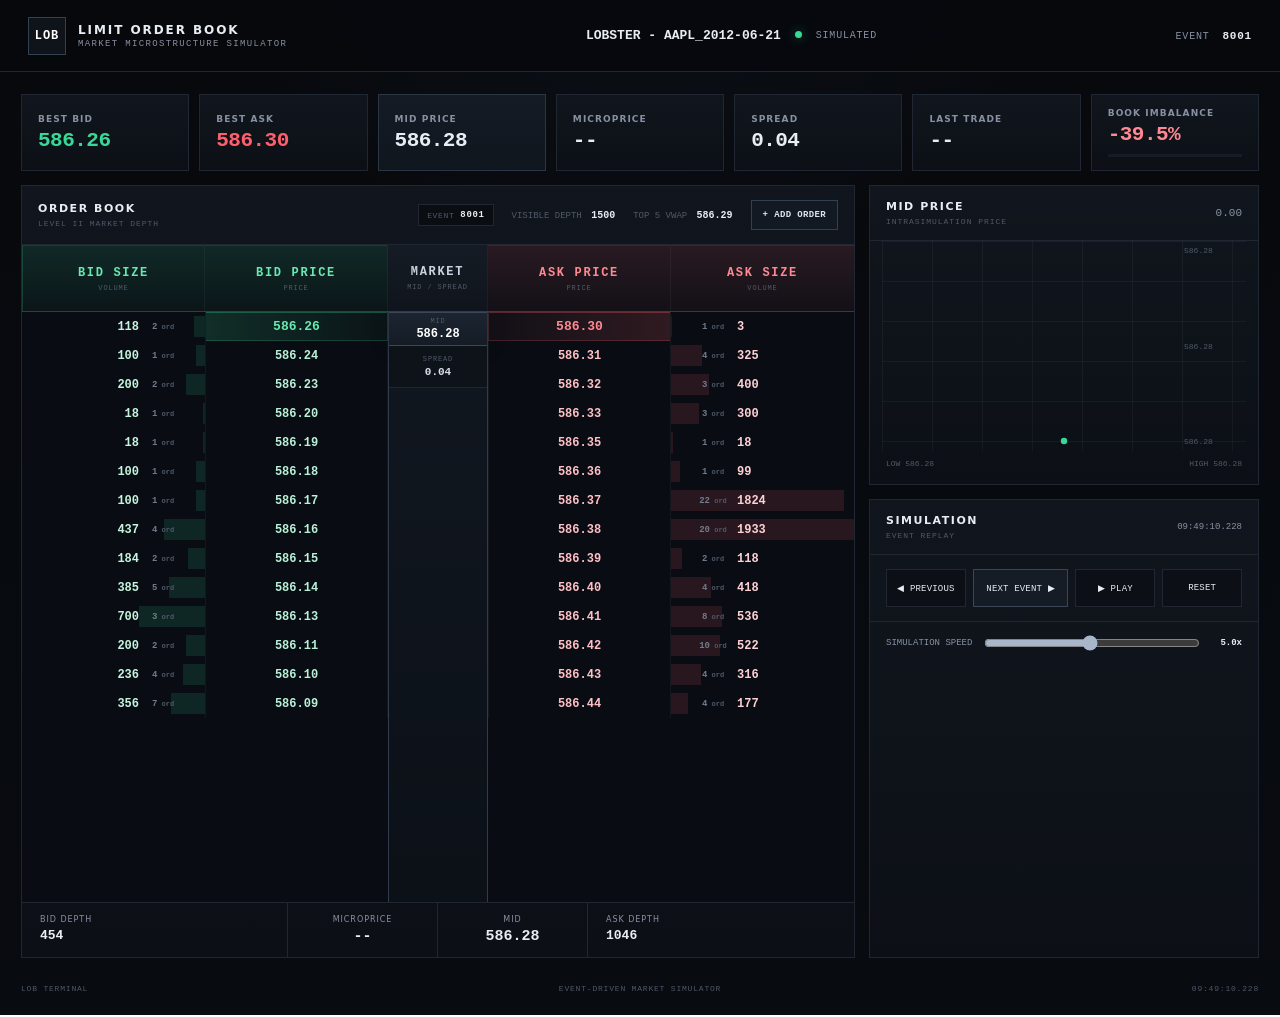
<file: webSimulator/index.html>
<!DOCTYPE html>
<html lang="en">
<head>
    <meta charset="UTF-8">
    <meta name="viewport" content="width=device-width, initial-scale=1.0">
    <title>LOB Terminal</title>
    <link rel="stylesheet" href="style.css">
</head>
<body>
<div class="app-shell">
    <!-- =========================
         TOP BAR
    ========================== -->
    <header class="topbar">
        <div class="brand-block">
            <div class="brand-mark">
                LOB
            </div>
            <div>
                <div class="brand-title">
                    LIMIT ORDER BOOK
                </div>
                <div class="brand-subtitle">
                    MARKET MICROSTRUCTURE SIMULATOR
                </div>
            </div>
        </div>
        <div class="market-selector">
            <span class="market-symbol">
                LOBSTER - AAPL_2012-06-21
            </span>
            <span class="market-status">
                <span class="status-dot"></span>
                SIMULATED
            </span>
        </div>
        <div class="top-actions">
            <span class="event-indicator">
                EVENT
                <strong id="eventId">000001</strong>
            </span>
        </div>
    </header>
    <!-- =========================
         MAIN CONTENT
    ========================== -->
    <main class="main-grid">
        <!-- =========================
             MARKET METRICS
        ========================== -->
        <section class="hero-metrics">
            <div class="metric-card">
                <span class="metric-label">
                    BEST BID
                </span>
                <strong id="bestBid" class="bid-text">
                    --
                </strong>
            </div>
            <div class="metric-card">
                <span class="metric-label">
                    BEST ASK
                </span>
                <strong id="bestAsk" class="ask-text">
                    --
                </strong>
            </div>
            <div class="metric-card featured">
                <span class="metric-label">
                    MID PRICE
                </span>
                <strong id="midPrice">
                    --
                </strong>
            </div>
            <div class="metric-card">
                <span class="metric-label">
                    MICROPRICE
                </span>
                <strong id="microPrice">
                    --
                </strong>
            </div>
            <div class="metric-card">
                <span class="metric-label">
                    SPREAD
                </span>
                <strong id="spread">
                    --
                </strong>
            </div>
            <div class="metric-card">
                <span class="metric-label">
                    LAST TRADE
                </span>
                <strong id="lastTrade">
                    --
                </strong>
            </div>
            <div class="metric-card imbalance-card">
                <span class="metric-label">
                    BOOK IMBALANCE
                </span>
                <strong id="imbalance">
                    --
                </strong>
                <div class="imbalance-bar">
                    <div
                        id="imbalanceBidBar"
                        class="imbalance-bid-bar">
                    </div>
                    <div
                        id="imbalanceAskBar"
                        class="imbalance-ask-bar">
                    </div>
                </div>
            </div>
        </section>
        <!-- =========================
             ORDER BOOK
        ========================== -->
        <section class="book-panel panel">
            <div class="panel-header">
                <div>
                    <h2>
                        ORDER BOOK
                    </h2>
                    <span class="panel-caption">
                        LEVEL II MARKET DEPTH
                    </span>
                </div>
                <div class="book-header-actions">
                    <div class="book-event-display">
                        <span>
                            EVENT
                        </span>
                        <strong id="bookEventId">
                            000001
                        </strong>
                    </div>
                    <div class="book-stats">
                        <span>
                            VISIBLE DEPTH
                            <strong id="visibleDepth">
                                --
                            </strong>
                        </span>
                        <span>
                            TOP 5 VWAP
                            <strong id="vwap">
                                --
                            </strong>
                        </span>
                    </div>
                    <button
                        id="addOrderBtn"
                        class="add-order-button"
                        type="button">
                        + ADD ORDER
                    </button>
                </div>
                <!-- =========================
                     ORDER FORM
                ========================== -->
                <div
                    id="orderForm"
                    class="order-form hidden">
                    <div class="order-form-header">
                        <div>
                            <h3>
                                ADD LIMIT ORDER
                            </h3>
                            <span>
                                PLACE A USER ORDER INTO THE BOOK
                            </span>
                        </div>
                        <button
                            id="closeOrderForm"
                            class="close-order-button"
                            type="button">
                            ×
                        </button>
                    </div>
                    <div class="order-form-controls">
                        <div class="order-side-toggle">
                            <button
                                id="buyOrderBtn"
                                class="order-side-button buy active"
                                type="button">
                                BUY
                            </button>
                            <button
                                id="sellOrderBtn"
                                class="order-side-button sell"
                                type="button">
                                SELL
                            </button>
                        </div>
                        <label class="order-field">
                            <span>
                                PRICE
                            </span>
                            <input
                                id="orderPrice"
                                type="number"
                                min="0.01"
                                step="0.01"
                                placeholder="100.02">
                        </label>
                        <label class="order-field">
                            <span>
                                SIZE
                            </span>
                            <input
                                id="orderSize"
                                type="number"
                                min="1"
                                step="1"
                                placeholder="100">
                        </label>
                        <button
                            id="submitOrderBtn"
                            class="submit-order-button buy"
                            type="button">
                            PLACE BUY ORDER
                        </button>
                    </div>
                    <div
                        id="orderFormMessage"
                        class="order-form-message">
                    </div>
                </div>
            </div>
            <!-- =========================
                 ORDER BOOK HEADERS
            ========================== -->
            <div class="book-header-row">
                <div class="bid-head">
                    <span>BID SIZE</span>
                    <small>VOLUME</small>
                </div>
                <div class="bid-price-head">
                    <span>BID PRICE</span>
                    <small>PRICE</small>
                </div>
                <div class="market-head">
                    <span>MARKET</span>
                    <small>MID / SPREAD</small>
                </div>
                <div class="ask-price-head">
                    <span>ASK PRICE</span>
                    <small>PRICE</small>
                </div>
                <div class="ask-head">
                    <span>ASK SIZE</span>
                    <small>VOLUME</small>
                </div>
            </div>
            <!-- =========================
                 ORDER BOOK BODY
            ========================== -->
            <div class="book-wrap">
                <div
                    id="bidBook"
                    class="book-side bid-side">
                </div>
                <div
                    id="bidPriceBook"
                    class="price-column bid-price-column">
                </div>
                <div
                    id="marketColumn"
                    class="market-column">
                </div>
                <div
                    id="askPriceBook"
                    class="price-column ask-price-column">
                </div>
                <div
                    id="askBook"
                    class="book-side ask-side">
                </div>
            </div>
            <!-- =========================
                 ORDER BOOK FOOTER
            ========================== -->
            <div class="book-footer">
                <div>
                    <span>
                        BID DEPTH
                    </span>
                    <strong id="bidDepth">
                        --
                    </strong>
                </div>
                <div class="mid-footer">
                    <span>
                        MICROPRICE
                    </span>
                    <strong id="bookMicroPrice">
                        --
                    </strong>
                </div>
                <div class="mid-footer">
                    <span>
                        MID
                    </span>
                    <strong id="bookMid">
                        --
                    </strong>
                </div>
                <div>
                    <span>
                        ASK DEPTH
                    </span>
                    <strong id="askDepth">
                        --
                    </strong>
                </div>
            </div>
        </section>
        <!-- =========================
             RIGHT SIDE
        ========================== -->
        <aside class="side-column">
            <!-- =========================
                 PRICE CHART
            ========================== -->
            <section class="chart-panel panel">
                <div class="panel-header">
                    <div>
                        <h2>
                            MID PRICE
                        </h2>
                        <span class="panel-caption">
                            INTRASIMULATION PRICE
                        </span>
                    </div>
                    <strong
                        id="chartChange"
                        class="chart-change">
                        --
                    </strong>
                </div>
                <div class="chart-area">
                    <canvas id="priceChart"></canvas>
                    <div
                        id="yLabels"
                        class="chart-y-labels">
                    </div>
                </div>
                <div class="chart-footer">
                    <span id="chartLow">
                        LOW --
                    </span>
                    <span id="chartHigh">
                        HIGH --
                    </span>
                </div>
            </section>
            <!-- =========================
                 SIMULATION CONTROLS
            ========================== -->
            <section class="controls-panel panel">
                <div class="panel-header">
                    <div>
                        <h2>
                            SIMULATION
                        </h2>
                        <span class="panel-caption">
                            EVENT REPLAY
                        </span>
                    </div>
                    <span
                        id="simTime"
                        class="sim-time">
                        --:--:--.---
                    </span>
                </div>
                <div class="control-row">
                    <button
                        id="previousEvent"
                        class="control-btn">
                        ◀ PREVIOUS
                    </button>
                    <button
                        id="nextEvent"
                        class="control-btn primary">
                        NEXT EVENT ▶
                    </button>
                    <button
                        id="playButton"
                        class="control-btn">
                        ▶ PLAY
                    </button>
                    <button
                        id="resetButton"
                        class="control-btn">
                        RESET
                    </button>
                </div>
                <div class="speed-row">
                    <span>
                        SIMULATION SPEED
                    </span>
                    <input
                        id="speedSlider"
                        type="range"
                        min="0.25"
                        max="10"
                        step="0.25"
                        value="5">
                    <strong id="speedValue">
                        5.0x
                    </strong>
                </div>
            </section>
        </aside>
    </main>
    <!-- =========================
         FOOTER
    ========================== -->
    <footer class="footer">
        <span>
            LOB TERMINAL
        </span>
        <span>
            EVENT-DRIVEN MARKET SIMULATOR
        </span>
        <span id="footerTime">
            --
        </span>
    </footer>
</div>
<script src="app.js"></script>
</body>
</html>
</file>
<file: webSimulator/style.css>
:root{
    --bg:#07090d;
    --panel:#0d1118;
    --panel-2:#10151d;
    --border:#202733;
    --border-bright:#303b4c;
    --text:#e8edf4;
    --muted:#8791a2;
    --faint:#4f5968;
    --green:#38d996;
    --green-bright:#69e8b0;
    --green-soft:rgba(56,217,150,.12);
    --red:#ff5f6d;
    --red-bright:#ff8992;
    --red-soft:rgba(255,95,109,.12);
    --blue:#6ea8ff;
    --font-ui:Inter,system-ui,-apple-system,BlinkMacSystemFont,"Segoe UI",sans-serif;
    --font-mono:"JetBrains Mono",Consolas,monospace;
}
*{box-sizing:border-box}
html,body{min-height:100%}
body{
    margin:0;
    background:radial-gradient(circle at 50% -20%,rgba(75,105,145,.10),transparent 35%),linear-gradient(180deg,#07090d,#080b10);
    color:var(--text);
    font-family:var(--font-ui);
}
button,input{font:inherit}
button{cursor:pointer;color:inherit}
.app-shell{
    min-height:100vh;
    background:radial-gradient(circle at 50% -20%,rgba(75,105,145,.10),transparent 35%),linear-gradient(180deg,#07090d,#080b10);
}
.topbar{
    height:72px;
    border-bottom:1px solid var(--border);
    display:flex;
    align-items:center;
    justify-content:space-between;
    padding:0 28px;
    background:rgba(7,9,13,.94);
    backdrop-filter:blur(16px);
    position:sticky;
    top:0;
    z-index:20;
}
.brand-block,.market-selector,.top-actions{display:flex;align-items:center}
.brand-block{gap:12px}
.brand-mark{
    width:38px;
    height:38px;
    border:1px solid #334052;
    display:grid;
    place-items:center;
    color:#fff;
    font:700 12px var(--font-mono);
    letter-spacing:.08em;
    background:#0f141b;
}
.brand-title{font-size:12px;font-weight:750;letter-spacing:.16em}
.brand-subtitle{color:var(--muted);font:9px var(--font-mono);letter-spacing:.15em;margin-top:2px}
.market-selector{gap:14px}
.market-symbol{font:650 13px var(--font-mono)}
.market-status{font:10px var(--font-mono);color:var(--muted);letter-spacing:.08em}
.status-dot{
    width:7px;
    height:7px;
    display:inline-block;
    border-radius:50%;
    background:var(--green);
    margin-right:7px;
    box-shadow:0 0 12px rgba(56,217,150,.45);
}
.event-indicator{font:10px var(--font-mono);color:var(--muted);letter-spacing:.08em}
.event-indicator strong{color:var(--text);margin-left:6px;font-size:11px}
.main-grid{
    width:min(1660px,calc(100% - 42px));
    margin:22px auto 26px;
    display:grid;
    grid-template-columns:minmax(0,1.65fr) minmax(390px,.75fr);
    gap:14px;
}
.hero-metrics{grid-column:1/-1;display:grid;grid-template-columns:repeat(7,1fr);gap:10px}
.panel,.metric-card{
    background:linear-gradient(180deg,rgba(17,22,30,.98),rgba(12,16,22,.98));
    border:1px solid var(--border);
}
.metric-card{
    min-height:76px;
    padding:13px 16px;
    display:flex;
    flex-direction:column;
    justify-content:center;
    position:relative;
}
.metric-card.featured{background:linear-gradient(180deg,#141b25,#10161e);border-color:#2b3544}
.metric-label{font-size:9px;color:var(--muted);letter-spacing:.12em;font-weight:650}
.metric-card strong{font:700 21px var(--font-mono);margin-top:5px;letter-spacing:-.025em}
.bid-text{color:var(--green)}
.ask-text{color:var(--red)}
.imbalance-bar{
    height:3px;
    width:100%;
    display:flex;
    margin-top:8px;
    background:#171c24;
    overflow:hidden;
}
.imbalance-bid-bar{height:100%;background:var(--green);transition:width .25s ease}
.imbalance-ask-bar{height:100%;background:var(--red);transition:width .25s ease}
.panel-header{
    padding:14px 16px;
    border-bottom:1px solid var(--border);
    display:flex;
    align-items:center;
    justify-content:space-between;
    position:relative;
}
.panel-header h2{margin:0;font-size:11px;font-weight:750;letter-spacing:.14em}
.panel-caption{display:block;color:var(--faint);font:8px var(--font-mono);letter-spacing:.12em;margin-top:4px}
.book-panel{min-height:760px}
.book-header-actions{display:flex;align-items:center;gap:18px}
.book-event-display{
    display:flex;
    align-items:center;
    gap:6px;
    padding:5px 8px;
    border:1px solid var(--border);
    background:#0a0e13;
    font:8px var(--font-mono);
    color:var(--faint);
    letter-spacing:.08em;
}
.book-event-display strong{color:var(--text);font-size:9px}
.book-stats{display:flex;gap:18px;font:9px var(--font-mono);color:var(--faint)}
.book-stats strong{color:var(--text);font-size:10px;margin-left:4px}
.add-order-button{
    height:30px;
    padding:0 11px;
    border:1px solid #334052;
    background:#121923;
    color:#dbe4ef;
    font:700 9px var(--font-mono);
    letter-spacing:.04em;
    transition:background .15s ease,border-color .15s ease;
}
.add-order-button:hover{background:#19222e;border-color:#46556a}
.book-header-row{
    display:grid;
    grid-template-columns:1fr 1fr 100px 1fr 1fr;
    min-height:67px;
    background:linear-gradient(180deg,#0b1017,#090d13);
    border-bottom:1px solid var(--border-bright);
    text-align:center;
    font-family:var(--font-mono);
}
.book-header-row>div{
    display:flex;
    flex-direction:column;
    justify-content:center;
    align-items:center;
    gap:4px;
    border-right:1px solid rgba(255,255,255,.045);
}
.book-header-row>div:last-child{border-right:0}
.book-header-row span{font-size:12px;font-weight:900;letter-spacing:.14em}
.book-header-row small{font-size:7px;color:var(--faint);letter-spacing:.12em}
.bid-head,.bid-price-head{
    color:var(--green-bright);
    background:linear-gradient(180deg,rgba(56,217,150,.12),rgba(56,217,150,.045));
    border-top:1px solid rgba(56,217,150,.20);
}
.bid-head{border-left:1px solid rgba(56,217,150,.20)}
.ask-price-head,.ask-head{
    color:var(--red-bright);
    background:linear-gradient(180deg,rgba(255,95,109,.12),rgba(255,95,109,.045));
    border-top:1px solid rgba(255,95,109,.20);
}
.ask-head{border-right:1px solid rgba(255,95,109,.20)}
.market-head{color:#cbd4df;background:linear-gradient(180deg,#151b24,#10151d)}
.book-wrap{
    display:grid;
    grid-template-columns:1fr 1fr 100px 1fr 1fr;
    height:590px;
    overflow:hidden;
    background:#090d13;
}
.book-side,.price-column,.market-column{display:flex;flex-direction:column}
.book-row,.price-row{
    height:29px;
    display:grid;
    align-items:center;
    font-family:var(--font-mono);
    font-size:12px;
    font-weight:650;
    position:relative;
    transition:background .15s ease,box-shadow .15s ease;
}
.book-row{padding:0 18px}
.bid-side .book-row{grid-template-columns:1fr 48px}
.ask-side .book-row{grid-template-columns:48px 1fr}
.book-row .volume,.book-row .count,.price-row{z-index:2}
.book-row .bar{
    position:absolute;
    top:4px;
    bottom:4px;
    opacity:.13;
    transition:width .2s ease;
}
.bid-side .bar{right:0;background:var(--green)}
.ask-side .bar{left:0;background:var(--red)}
.bid-side .volume{color:#c6f5df;text-align:right;font-weight:800}
.ask-side .volume{color:#ffd1d5;text-align:left;font-weight:800}
.book-row .count{color:#6f7a8b;font-size:9px;text-align:center;font-weight:600}
.book-row .count::after{content:" ord";color:#4f5968;font-size:7px}
.price-row{
    text-align:center;
    color:#eef2f7;
    font-size:12px;
    font-weight:850;
    border-left:1px solid rgba(255,255,255,.045);
    border-right:1px solid rgba(255,255,255,.045);
}
.bid-price-column .price-row{color:#b9f1d8}
.ask-price-column .price-row{color:#ffc0c6}
.price-row.best-bid{
    background:linear-gradient(90deg,rgba(56,217,150,.16),rgba(56,217,150,.035));
    color:var(--green-bright);
    font-size:13px;
    box-shadow:inset 0 1px 0 rgba(56,217,150,.30),inset 0 -1px 0 rgba(56,217,150,.20);
}
.price-row.best-ask{
    background:linear-gradient(90deg,rgba(255,95,109,.035),rgba(255,95,109,.16));
    color:var(--red-bright);
    font-size:13px;
    box-shadow:inset 0 1px 0 rgba(255,95,109,.30),inset 0 -1px 0 rgba(255,95,109,.20);
}
.book-row.flash-add,.price-row.flash-add{animation:bookAddFlash .65s ease-out}
.book-row.flash-cancel,.price-row.flash-cancel{animation:bookCancelFlash .65s ease-out}
.book-row.flash-trade,.price-row.flash-trade{animation:bookTradeFlash .65s ease-out}
@keyframes bookAddFlash{
    0%{background:rgba(56,217,150,.50);box-shadow:inset 0 0 12px rgba(56,217,150,.25)}
    35%{background:rgba(56,217,150,.25);box-shadow:inset 0 0 7px rgba(56,217,150,.12)}
    100%{background:transparent;box-shadow:none}
}
@keyframes bookCancelFlash{
    0%{background:rgba(255,95,109,.45);box-shadow:inset 0 0 12px rgba(255,95,109,.22)}
    35%{background:rgba(255,95,109,.22);box-shadow:inset 0 0 7px rgba(255,95,109,.10)}
    100%{background:transparent;box-shadow:none}
}
@keyframes bookTradeFlash{
    0%{background:rgba(255,255,255,.55);box-shadow:inset 0 0 13px rgba(255,255,255,.30),0 0 10px rgba(255,255,255,.10)}
    30%{background:rgba(255,255,255,.30);box-shadow:inset 0 0 8px rgba(255,255,255,.17),0 0 6px rgba(255,255,255,.06)}
    100%{background:transparent;box-shadow:none}
}
.market-column{
    background:linear-gradient(180deg,#111720,#0c1118);
    border-left:1px solid #303b4c;
    border-right:1px solid #303b4c;
    align-items:stretch;
}
.market-mid{
    height:34px;
    display:flex;
    flex-direction:column;
    justify-content:center;
    align-items:center;
    background:linear-gradient(180deg,#1b2430,#151c26);
    border-top:1px solid #394759;
    border-bottom:1px solid #394759;
    box-shadow:0 0 20px rgba(0,0,0,.25);
}
.market-mid-label{font:7px var(--font-mono);color:var(--faint);letter-spacing:.12em}
.market-mid-price{font:800 12px var(--font-mono);color:#fff;margin-top:2px}
.market-spread{
    height:42px;
    display:flex;
    flex-direction:column;
    justify-content:center;
    align-items:center;
    border-bottom:1px solid var(--border);
    background:#0e131a;
}
.market-spread-label{font:7px var(--font-mono);color:var(--faint);letter-spacing:.12em}
.market-spread-value{font:800 11px var(--font-mono);color:#d8e0ea;margin-top:3px}
.book-footer{
    display:grid;
    grid-template-columns:1fr 150px 150px 1fr;
    border-top:1px solid var(--border);
}
.book-footer>div{
    padding:12px 18px;
    display:flex;
    flex-direction:column;
    gap:4px;
    border-right:1px solid var(--border);
}
.book-footer>div:last-child{border:0}
.book-footer span{font-size:8px;color:var(--muted);letter-spacing:.12em}
.book-footer strong{font:700 13px var(--font-mono)}
.mid-footer{text-align:center;align-items:center}
.mid-footer strong{font-size:15px}
.side-column{display:grid;grid-template-rows:300px auto;gap:14px}
.chart-area{
    height:210px;
    position:relative;
    background-image:linear-gradient(rgba(255,255,255,.045) 1px,transparent 1px),linear-gradient(90deg,rgba(255,255,255,.045) 1px,transparent 1px);
    background-size:50px 40px;
    margin:0 12px;
}
.chart-area canvas{width:100%;height:100%;display:block}
.chart-y-labels{
    position:absolute;
    right:0;
    top:5px;
    bottom:5px;
    width:62px;
    display:flex;
    flex-direction:column;
    justify-content:space-between;
    color:var(--faint);
    font:8px var(--font-mono);
    pointer-events:none;
}
.chart-footer{
    padding:8px 16px 11px;
    display:flex;
    justify-content:space-between;
    color:var(--faint);
    font:8px var(--font-mono);
}
.chart-change{font:11px var(--font-mono)}
.controls-panel .control-row{
    padding:14px 16px;
    display:grid;
    grid-template-columns:1fr 1.2fr 1fr 1fr;
    gap:7px;
}
.control-btn{
    height:38px;
    padding:0 10px;
    border:1px solid var(--border);
    background:#0c1016;
    font:9px var(--font-mono);
    letter-spacing:.02em;
    transition:background .15s ease,border-color .15s ease;
}
.control-btn.primary{border-color:#3a4658;background:#151c26}
.control-btn:hover{background:#151b24;border-color:#364253}
.speed-row{
    padding:11px 16px 14px;
    display:flex;
    align-items:center;
    gap:10px;
    border-top:1px solid var(--border);
    font:9px var(--font-mono);
    color:var(--muted);
}
.speed-row input{flex:1;accent-color:#a9b5c8}
.speed-row strong{color:var(--text);width:30px;text-align:right}
.sim-time{font:9px var(--font-mono);color:var(--muted)}
.footer{
    width:min(1660px,calc(100% - 42px));
    margin:0 auto 22px;
    display:flex;
    justify-content:space-between;
    color:var(--faint);
    font:8px var(--font-mono);
    letter-spacing:.1em;
}
.order-form{
    position:absolute;
    left:16px;
    right:16px;
    top:67px;
    z-index:5;
    background:#0d1219;
    border:1px solid #303b4c;
    box-shadow:0 18px 50px rgba(0,0,0,.45);
}
.order-form.hidden{display:none}
.order-form-header{
    display:flex;
    justify-content:space-between;
    align-items:center;
    padding:12px 14px;
    border-bottom:1px solid var(--border);
}
.order-form-header h3{margin:0;font-size:10px;letter-spacing:.12em}
.order-form-header span{display:block;color:var(--faint);font:8px var(--font-mono);margin-top:3px}
.close-order-button{border:0;background:none;font-size:20px;color:var(--muted)}
.order-form-controls{
    display:grid;
    grid-template-columns:170px 1fr 1fr 190px;
    gap:10px;
    padding:14px;
}
.order-side-toggle{display:grid;grid-template-columns:1fr 1fr}
.order-side-button{
    border:1px solid var(--border);
    background:#0a0e13;
    font:700 9px var(--font-mono);
}
.order-side-button.buy.active{background:var(--green-soft);color:var(--green);border-color:rgba(56,217,150,.4)}
.order-side-button.sell.active{background:var(--red-soft);color:var(--red);border-color:rgba(255,95,109,.4)}
.order-field{display:flex;flex-direction:column;gap:5px}
.order-field span{font:8px var(--font-mono);color:var(--muted)}
.order-field input{
    height:32px;
    background:#080c11;
    border:1px solid var(--border);
    color:var(--text);
    padding:0 9px;
    font:11px var(--font-mono);
}
.submit-order-button{border:1px solid var(--border);font:700 9px var(--font-mono);background:#121923}
.submit-order-button.buy{color:var(--green);border-color:rgba(56,217,150,.35)}
.submit-order-button.sell{color:var(--red);border-color:rgba(255,95,109,.35)}
.order-form-message{padding:0 14px 12px;font:9px var(--font-mono);color:var(--muted)}
.order-form-message.error{color:var(--red)}
.order-form-message.success{color:var(--green)}
@media(max-width:1250px){
    .hero-metrics{grid-template-columns:repeat(4,1fr)}
    .book-header-row,.book-wrap{grid-template-columns:1fr 1fr 80px 1fr 1fr}
    .book-header-row span{font-size:10px}
}
@media(max-width:1100px){
    .main-grid{grid-template-columns:1fr}
    .side-column{grid-column:1}
    .book-panel{grid-column:1}
    .hero-metrics{grid-template-columns:repeat(4,1fr)}
    .market-selector{display:none}
}
@media(max-width:720px){
    .topbar{padding:0 13px}
    .top-actions{display:none}
    .main-grid{width:calc(100% - 18px);margin-top:9px}
    .hero-metrics{grid-template-columns:repeat(2,1fr)}
    .book-header-row,.book-wrap{grid-template-columns:1fr 1fr 60px 1fr 1fr}
    .book-wrap{height:510px}
    .book-footer{grid-template-columns:1fr 1fr 1fr 1fr}
    .book-footer>div{padding:10px 7px}
    .book-stats,.book-event-display{display:none}
    .side-column{grid-template-rows:auto auto}
    .controls-panel .control-row{grid-template-columns:1fr 1fr}
    .footer{width:calc(100% - 18px);gap:8px;flex-wrap:wrap}
    .brand-subtitle{display:none}
    .order-form-controls{grid-template-columns:1fr 1fr}
    .submit-order-button{grid-column:1/-1}
    .book-header-row{min-height:58px}
    .book-header-row span{font-size:8px}
    .book-header-row small{display:none}
    .book-row{padding:0 6px}
    .book-row .count{font-size:8px}
    .market-mid-price,.market-spread-value{font-size:9px}
}
</file>
